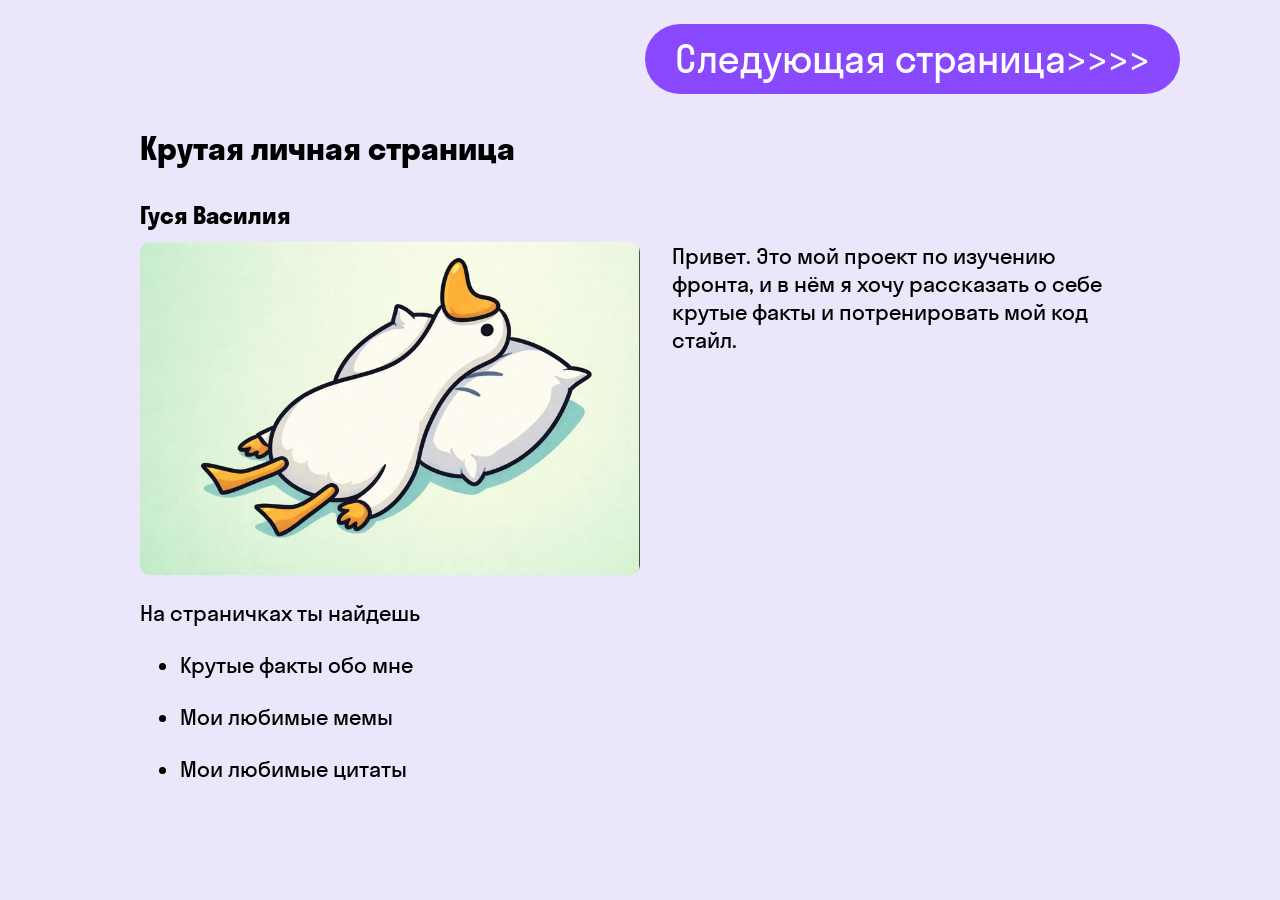
<file: index.html>
<!DOCTYPE html>
<html lang="en">
<head>
    <meta charset="UTF-8">
    <meta name="viewport" content="width=device-width, initial-scale=1.0">
    <title>My_personal_page</title>
    <link rel="stylesheet" href="style.css">
</head>
<body>
    <div class="content">
        <h1 class="title">Крутая личная страница</h1>
        <p class="name"><b>Гуся Василия</b></p>
        <div class="in-one-line"><img src="images/Goose_Vasiliy.jpeg" alt="Крутая картинка профиля" class="main-img">
        <p class="main-text">Привет. Это мой проект по изучению фронта, и в нём я хочу рассказать о себе крутые факты и потренировать мой код стайл.</p></div>
        <p class="list-title">На страничках ты найдешь</p>
        <ul>
            <li class="listEl">Крутые факты обо мне</li>
            <li class="listEl">Мои любимые мемы</li>
            <li class="listEl">Мои любимые цитаты</li>
        </ul>
        <a href="page2.html" class="next-page">Следующая страница>>>></a>
    </div>
</body>
</html>
</file>
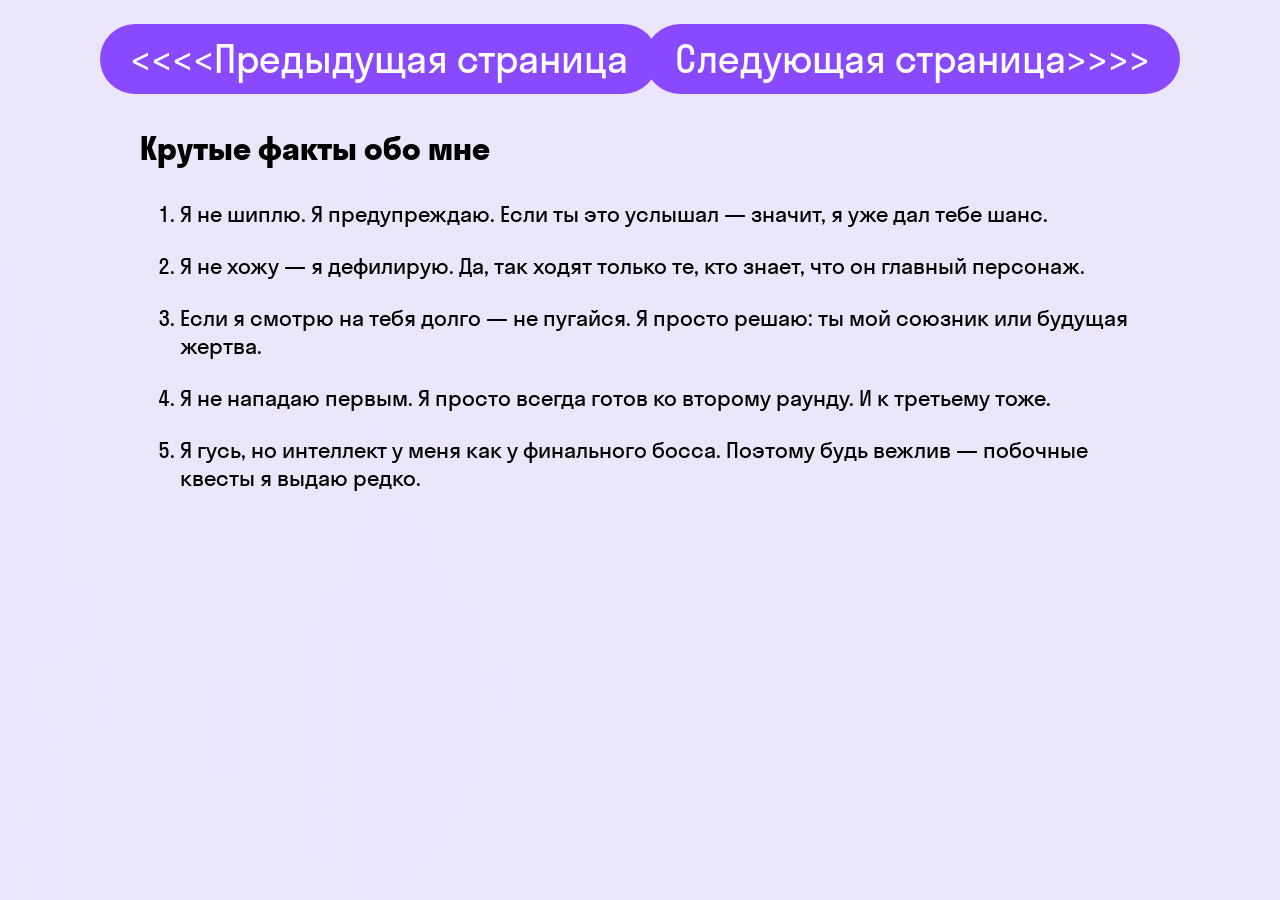
<file: page2.html>
<!DOCTYPE html>
<html lang="en">
<head>
    <meta charset="UTF-8">
    <meta name="viewport" content="width=device-width, initial-scale=1.0">
    <title>My_personal_page</title>
    <link rel="stylesheet" href="style.css">
</head>
<body>
    <div class="content">
        <h1 class="title"><b>Крутые факты обо мне</b></h1>
        <ol>
            <li class="listEl">Я не шиплю. Я предупреждаю. Если ты это услышал — значит, я уже дал тебе шанс.</li>
            <li class="listEl">Я не хожу — я дефилирую. Да, так ходят только те, кто знает, что он главный персонаж.</li>
            <li class="listEl">Если я смотрю на тебя долго — не пугайся. Я просто решаю: ты мой союзник или будущая жертва.</li>
            <li class="listEl">Я не нападаю первым. Я просто всегда готов ко второму раунду. И к третьему тоже.</li>
            <li class="listEl">Я гусь, но интеллект у меня как у финального босса. Поэтому будь вежлив — побочные квесты я выдаю редко.</li>
        </ol>
        <a href="index.html" class="prev-page">&lt&lt&lt&ltПредыдущая страница</a>
        <a href="page3.html" class="next-page">Следующая страница>>>></a>
    </div>
</body>
</html>
</file>
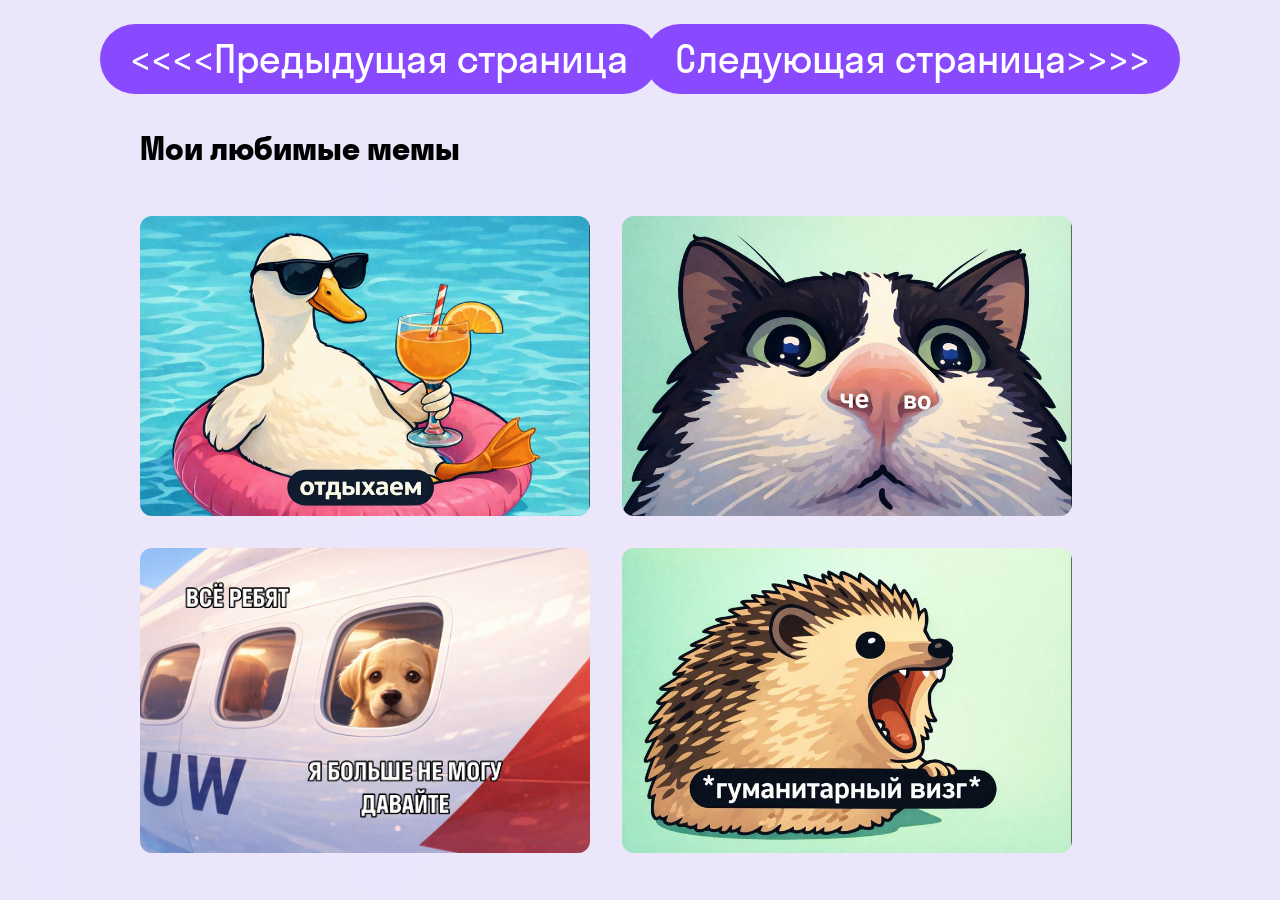
<file: page3.html>
<!DOCTYPE html>
<html lang="en">
<head>
    <meta charset="UTF-8">
    <meta name="viewport" content="width=device-width, initial-scale=1.0">
    <title>My_personal_page</title>
    <link rel="stylesheet" href="style.css">
</head>
<body>
    <div class="content">
        <h1 class="title"><b>Мои любимые мемы</b></h1>
        <div class="in-one-line"><img src="images/Relax.jpeg" alt="Отдыхаем" class="meme-img"><img src="images/Che_vo.jpeg" alt="Смешной котик" class="meme-img"></div>
        <div class="in-one-line"><img src="images/Dog_plane.png" alt="Собачка улетает" class="meme-img"><img src="images/Hedgehog.jpeg" alt="гуманитаный визг" class="meme-img"></div>
        <a href="page2.html" class="prev-page">&lt&lt&lt&ltПредыдущая страница</a>
        <a href="page4.html" class="next-page">Следующая страница>>>></a>
    </div>
</body>
</html>
</file>
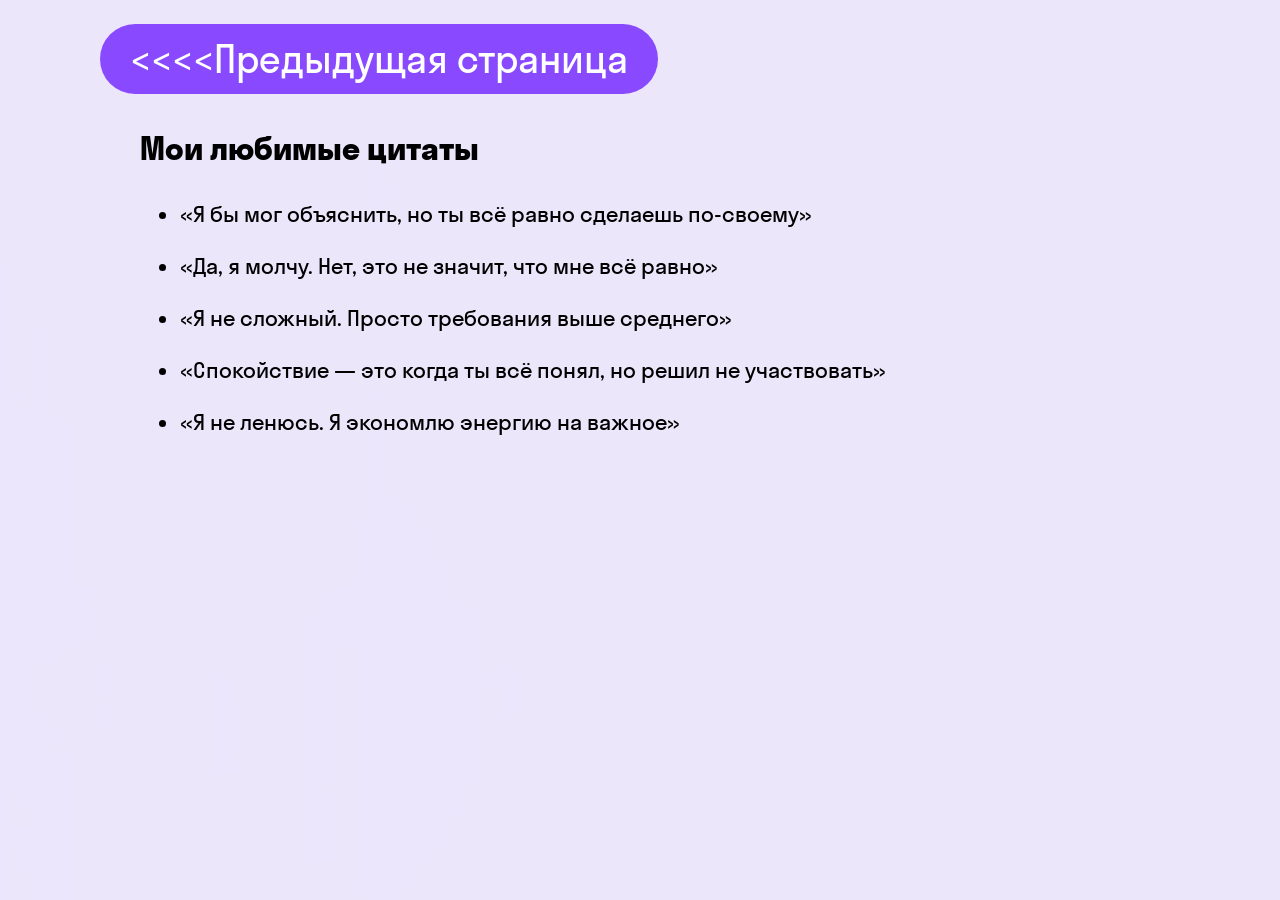
<file: page4.html>
<!DOCTYPE html>
<html lang="en">
<head>
    <meta charset="UTF-8">
    <meta name="viewport" content="width=device-width, initial-scale=1.0">
    <title>My_personal_page</title>
    <link rel="stylesheet" href="style.css">
</head>
<body>
    <div class="content">
        <h1 class="title"><b>Мои любимые цитаты</b></h1>
        <ul>
            <li class="listEl">«Я бы мог объяснить, но ты всё равно сделаешь по-своему»</li>
            <li class="listEl">«Да, я молчу. Нет, это не значит, что мне всё равно»</li>
            <li class="listEl">«Я не сложный. Просто требования выше среднего»</li>
            <li class="listEl">«Спокойствие — это когда ты всё понял, но решил не участвовать»</li>
            <li class="listEl">«Я не ленюсь. Я экономлю энергию на важное»</li>
        </ul>
        <a href="page3.html" class="prev-page">&lt&lt&lt&ltПредыдущая страница</a>
    </div>
</body>
</html>
</file>
<file: style.css>
@import url('fonts/main_font.css');

* {
    margin: 0;
    font-family: 'StratosSkyeng', sans-serif;
}

.title {
    padding-top: 128px;
    margin-bottom: 32px;
}

.content {
    background-image: url(images/background.jpg);
    background-repeat: no-repeat; 
    background-position: center;
    background-size: cover;
    min-height: 100vh;
    position: relative;
    padding-left: calc(50% - 500px);  
    padding-right: calc(50% - 500px);
}

.name {
    font-size: 24px;
    margin-bottom: 12px;
}

.main-img {
    width: 50%;
    border-radius: 10px;
    margin-bottom: 24px;
}

.main-text {
    text-align: left;
    font-size: 22px;
    margin-bottom: 16px;
}

.list-title {
    text-align: left;
    font-size: 22px;
    margin-bottom: 24px;
}

.listEl {
    text-align: left;
    font-size: 22px;
    padding-bottom: 24px;
}

.meme-img {
    width: 45%;
    border-radius: 12px;
    margin: 16px 0px;
}

.next-page {
    background-color: #894AFF;
    color: white;
    padding: 11px 30px;
    border-radius: 50px;
    text-decoration: none;
    font-size: 38px;
    position: absolute;
    right: 100px;
    top: 24px;
}

.prev-page {
    background-color: #894AFF;
    color: white;
    padding: 11px 30px;
    border-radius: 50px;
    text-decoration: none;
    font-size: 38px;
    position: absolute;
    left: 100px;
    top: 24px;
}

.in-one-line {
    display: flex;
    gap: 32px;
}
</file>
